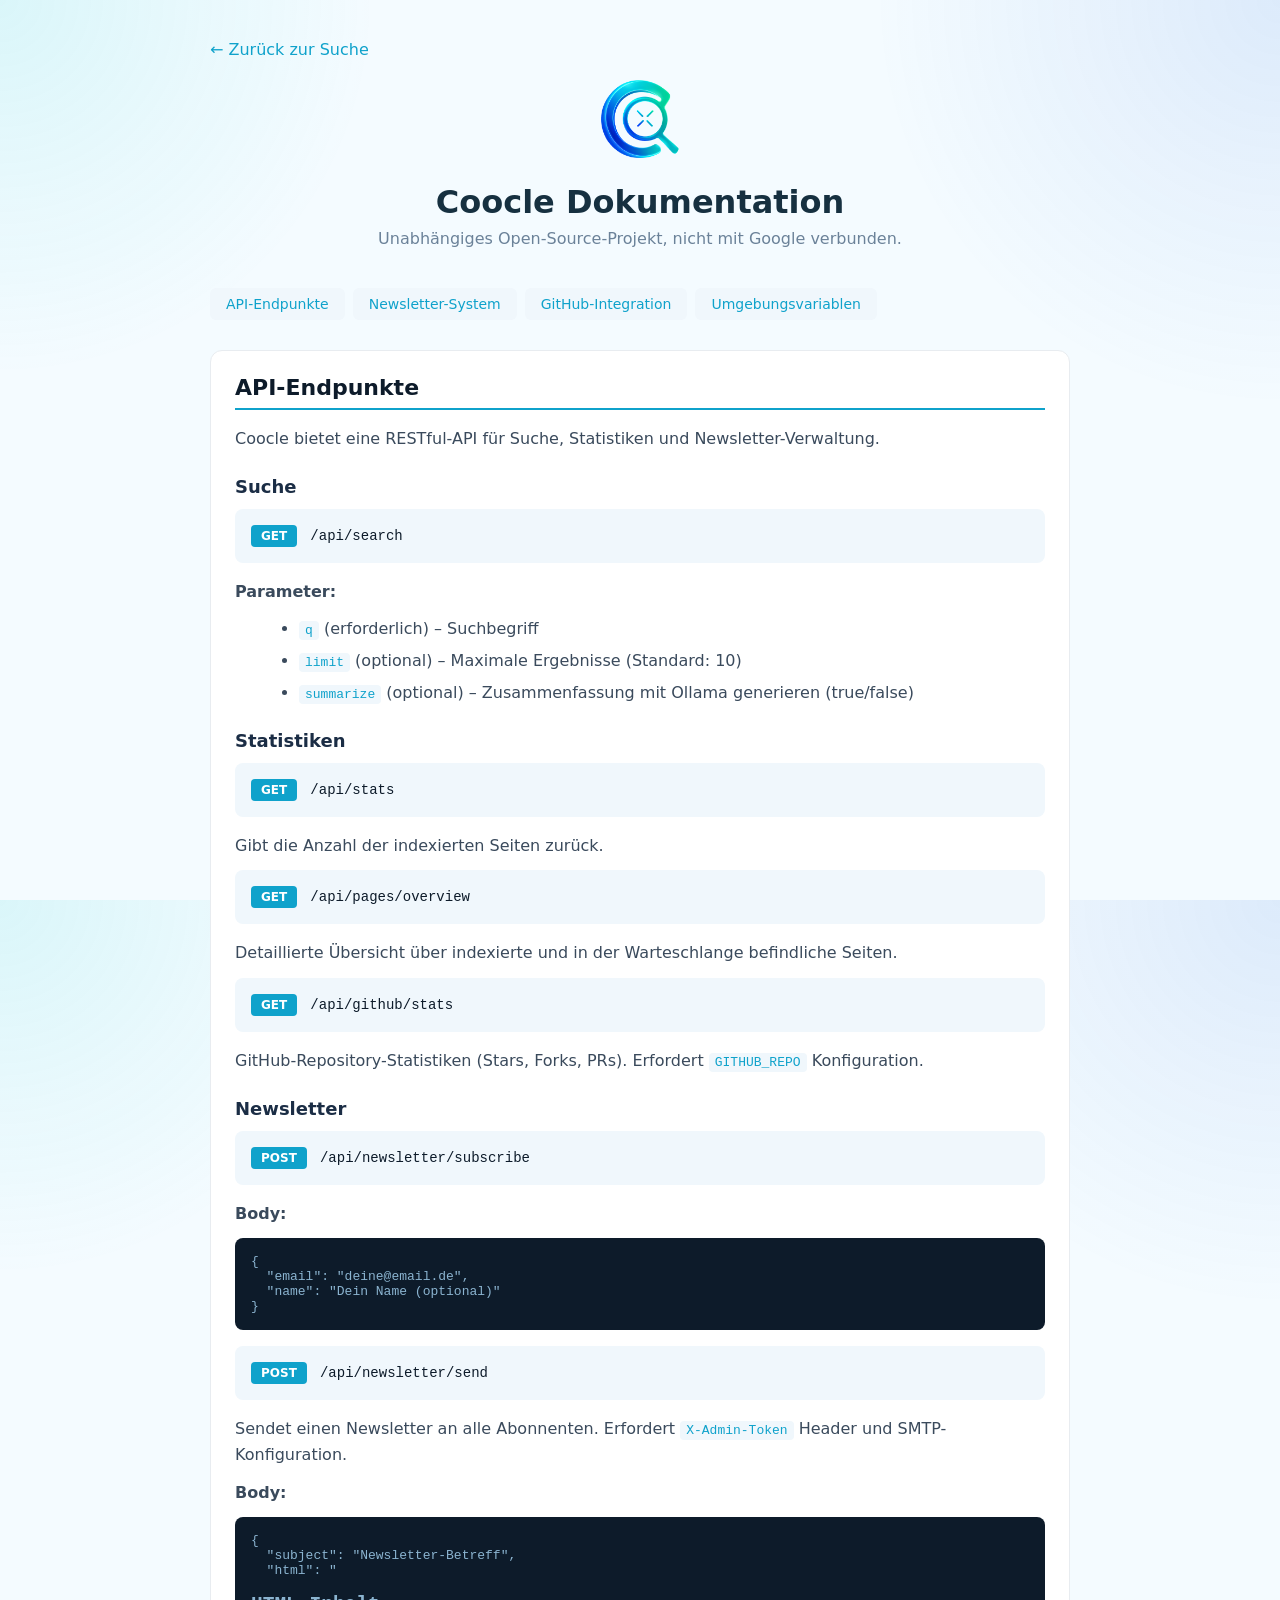
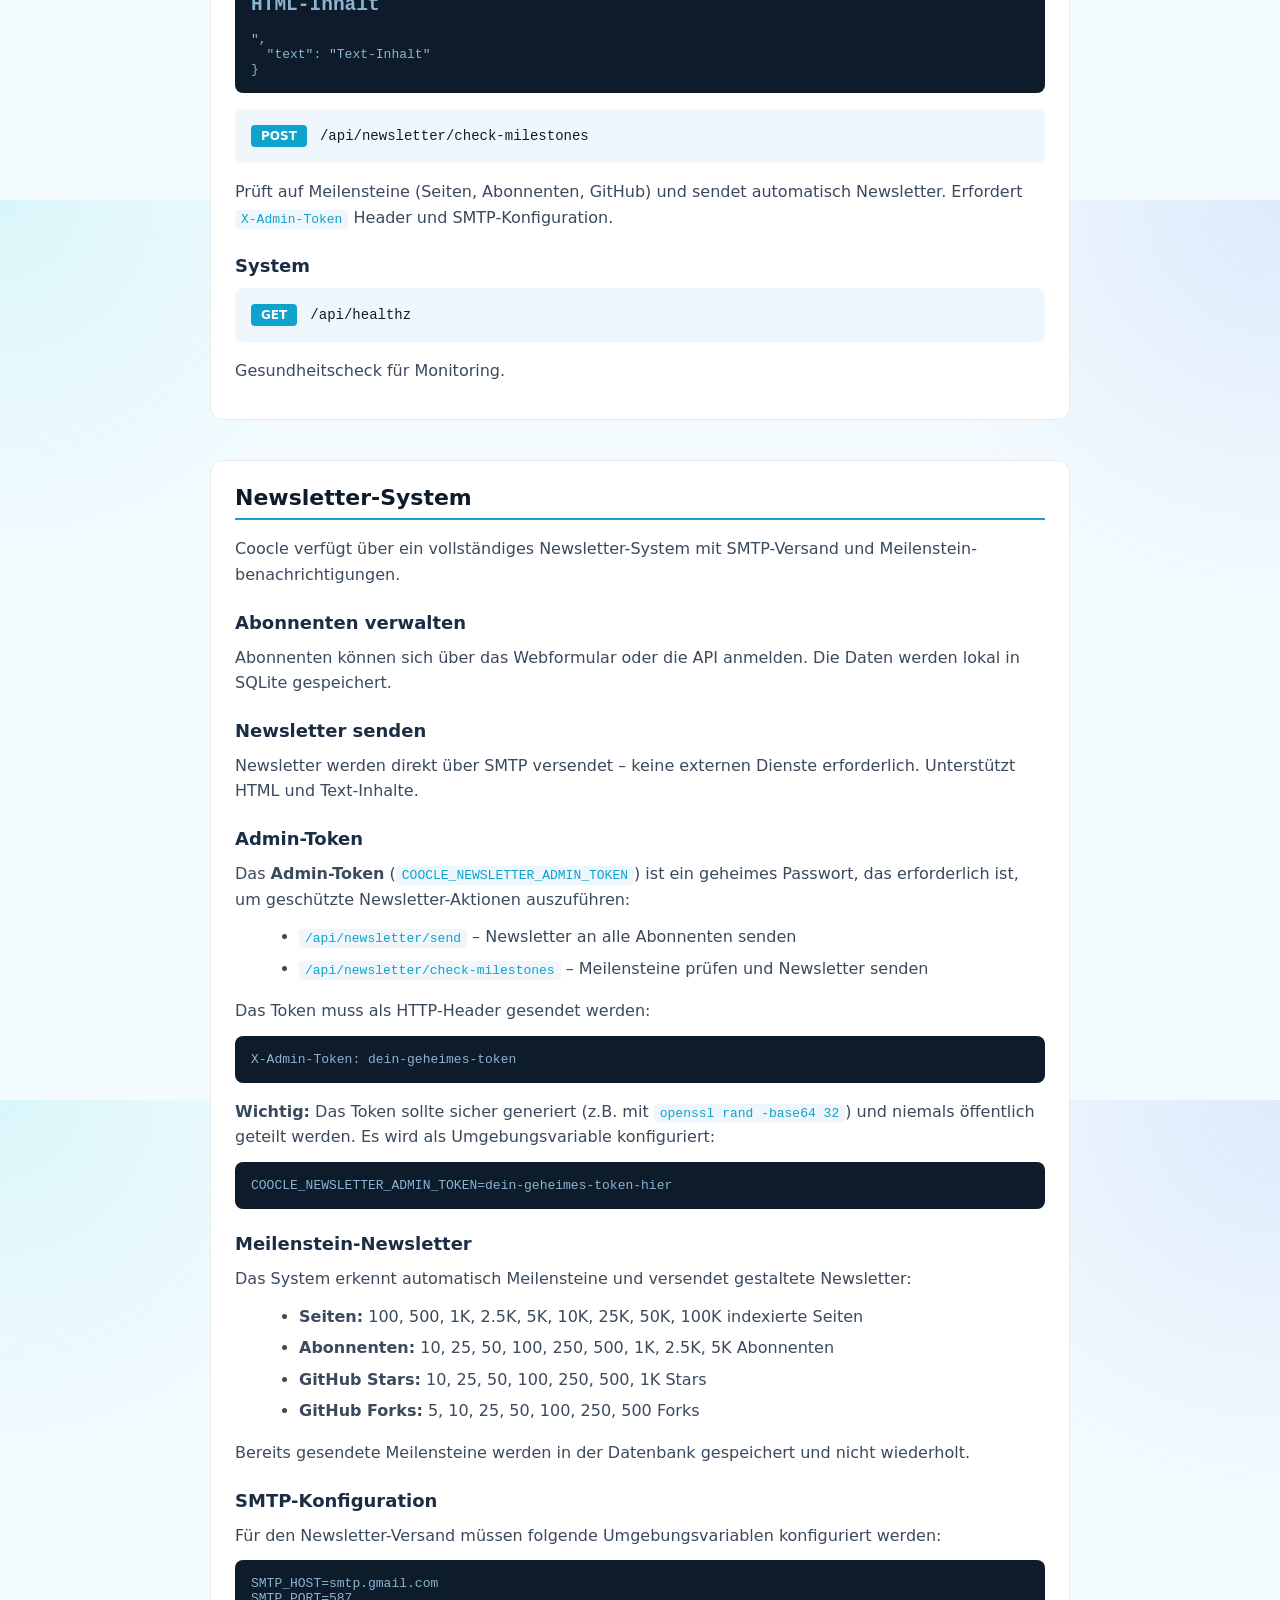
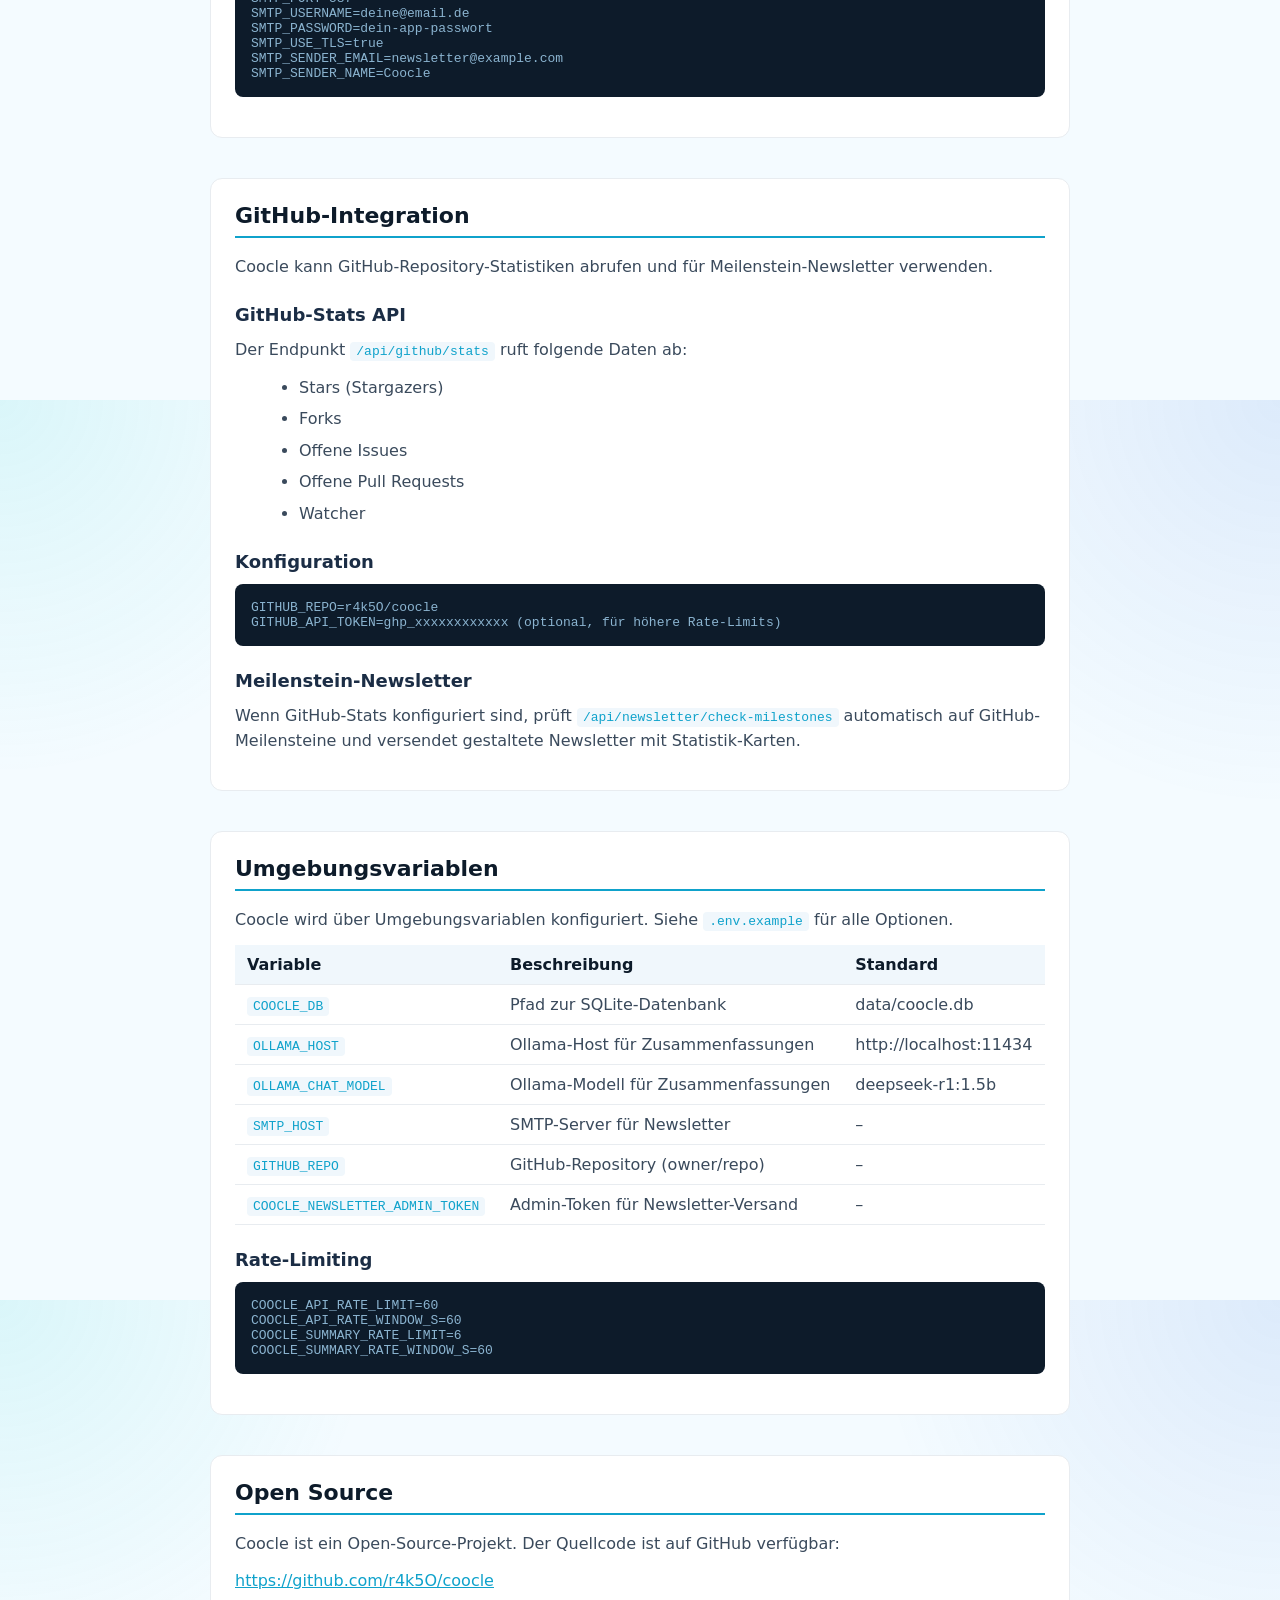
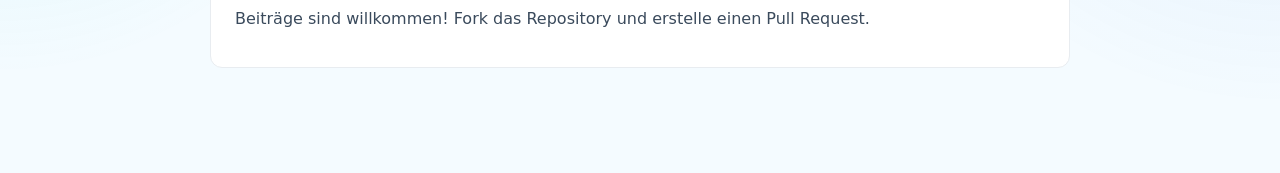
<file: docs.html>
<!doctype html>
<html lang="de">

<head>
  <meta charset="UTF-8" />
  <meta name="viewport" content="width=device-width, initial-scale=1" />
  <link rel="icon" type="image/png" href="coocle_logo.png" />
  <title>Dokumentation - Coocle</title>
  <meta name="color-scheme" content="light dark" />
  <link rel="stylesheet" href="./styles.css" />
  <style>
    .docsContainer {
      max-width: 900px;
      margin: 0 auto;
      padding: 40px 20px;
    }
    .docsHeader {
      text-align: center;
      margin-bottom: 40px;
    }
    .docsHeader img {
      width: 80px;
      height: 80px;
      border-radius: 16px;
      margin-bottom: 20px;
    }
    .docsHeader h1 {
      font-size: 32px;
      margin: 0 0 8px;
    }
    .docsHeader p {
      color: #6b8299;
      font-size: 16px;
      margin: 0;
    }
    .docsNav {
      display: flex;
      gap: 8px;
      margin-bottom: 30px;
      flex-wrap: wrap;
    }
    .docsNav a {
      padding: 8px 16px;
      background: #f0f7fc;
      color: #0fa2cb;
      text-decoration: none;
      border-radius: 6px;
      font-size: 14px;
      font-weight: 500;
      transition: background 0.2s;
    }
    .docsNav a:hover {
      background: #e0f0f8;
    }
    .docsSection {
      margin-bottom: 40px;
      padding: 24px;
      background: #ffffff;
      border-radius: 12px;
      border: 1px solid #e8ecf0;
    }
    .docsSection h2 {
      font-size: 22px;
      margin: 0 0 16px;
      color: #0d1b2a;
      border-bottom: 2px solid #0fa2cb;
      padding-bottom: 8px;
    }
    .docsSection h3 {
      font-size: 18px;
      margin: 24px 0 12px;
      color: #1b2d45;
    }
    .docsSection p {
      color: #3a4a5c;
      line-height: 1.6;
      margin: 0 0 12px;
    }
    .docsSection ul {
      color: #3a4a5c;
      line-height: 1.6;
      margin: 0 0 16px 24px;
    }
    .docsSection li {
      margin-bottom: 6px;
    }
    .docsSection code {
      background: #f0f7fc;
      padding: 2px 6px;
      border-radius: 4px;
      font-family: 'Courier New', monospace;
      font-size: 13px;
      color: #0fa2cb;
    }
    .docsSection pre {
      background: #0d1b2a;
      color: #8bb4d0;
      padding: 16px;
      border-radius: 8px;
      overflow-x: auto;
      margin: 0 0 16px;
    }
    .docsSection pre code {
      background: none;
      padding: 0;
      color: inherit;
    }
    .docsSection table {
      width: 100%;
      border-collapse: collapse;
      margin: 0 0 16px;
    }
    .docsSection th,
    .docsSection td {
      padding: 10px 12px;
      text-align: left;
      border-bottom: 1px solid #e8ecf0;
    }
    .docsSection th {
      background: #f0f7fc;
      font-weight: 600;
      color: #0d1b2a;
    }
    .docsSection td {
      color: #3a4a5c;
    }
    .endpointBlock {
      background: #f0f7fc;
      padding: 16px;
      border-radius: 8px;
      margin: 0 0 16px;
    }
    .endpointMethod {
      display: inline-block;
      padding: 4px 10px;
      background: #0fa2cb;
      color: #ffffff;
      border-radius: 4px;
      font-weight: 600;
      font-size: 12px;
      margin-right: 8px;
    }
    .endpointPath {
      font-family: 'Courier New', monospace;
      font-size: 14px;
      color: #0d1b2a;
    }
    .backLink {
      display: inline-block;
      margin-bottom: 20px;
      color: #0fa2cb;
      text-decoration: none;
      font-weight: 500;
    }
    .backLink:hover {
      text-decoration: underline;
    }
  </style>
</head>

<body>
  <div class="shell">
    <div class="docsContainer">
      <a href="./index.html" class="backLink">← Zurück zur Suche</a>

      <header class="docsHeader">
        <img src="coocle_logo.png" alt="Coocle Logo" />
        <h1>Coocle Dokumentation</h1>
        <p>Unabhängiges Open-Source-Projekt, nicht mit Google verbunden.</p>
      </header>

      <nav class="docsNav">
        <a href="#api">API-Endpunkte</a>
        <a href="#newsletter">Newsletter-System</a>
        <a href="#github">GitHub-Integration</a>
        <a href="#env">Umgebungsvariablen</a>
      </nav>

      <section id="api" class="docsSection">
        <h2>API-Endpunkte</h2>
        <p>Coocle bietet eine RESTful-API für Suche, Statistiken und Newsletter-Verwaltung.</p>

        <h3>Suche</h3>
        <div class="endpointBlock">
          <span class="endpointMethod">GET</span>
          <span class="endpointPath">/api/search</span>
        </div>
        <p><strong>Parameter:</strong></p>
        <ul>
          <li><code>q</code> (erforderlich) – Suchbegriff</li>
          <li><code>limit</code> (optional) – Maximale Ergebnisse (Standard: 10)</li>
          <li><code>summarize</code> (optional) – Zusammenfassung mit Ollama generieren (true/false)</li>
        </ul>

        <h3>Statistiken</h3>
        <div class="endpointBlock">
          <span class="endpointMethod">GET</span>
          <span class="endpointPath">/api/stats</span>
        </div>
        <p>Gibt die Anzahl der indexierten Seiten zurück.</p>

        <div class="endpointBlock">
          <span class="endpointMethod">GET</span>
          <span class="endpointPath">/api/pages/overview</span>
        </div>
        <p>Detaillierte Übersicht über indexierte und in der Warteschlange befindliche Seiten.</p>

        <div class="endpointBlock">
          <span class="endpointMethod">GET</span>
          <span class="endpointPath">/api/github/stats</span>
        </div>
        <p>GitHub-Repository-Statistiken (Stars, Forks, PRs). Erfordert <code>GITHUB_REPO</code> Konfiguration.</p>

        <h3>Newsletter</h3>
        <div class="endpointBlock">
          <span class="endpointMethod">POST</span>
          <span class="endpointPath">/api/newsletter/subscribe</span>
        </div>
        <p><strong>Body:</strong></p>
        <pre><code>{
  "email": "deine@email.de",
  "name": "Dein Name (optional)"
}</code></pre>

        <div class="endpointBlock">
          <span class="endpointMethod">POST</span>
          <span class="endpointPath">/api/newsletter/send</span>
        </div>
        <p>Sendet einen Newsletter an alle Abonnenten. Erfordert <code>X-Admin-Token</code> Header und SMTP-Konfiguration.</p>
        <p><strong>Body:</strong></p>
        <pre><code>{
  "subject": "Newsletter-Betreff",
  "html": "<h1>HTML-Inhalt</h1>",
  "text": "Text-Inhalt"
}</code></pre>

        <div class="endpointBlock">
          <span class="endpointMethod">POST</span>
          <span class="endpointPath">/api/newsletter/check-milestones</span>
        </div>
        <p>Prüft auf Meilensteine (Seiten, Abonnenten, GitHub) und sendet automatisch Newsletter. Erfordert <code>X-Admin-Token</code> Header und SMTP-Konfiguration.</p>

        <h3>System</h3>
        <div class="endpointBlock">
          <span class="endpointMethod">GET</span>
          <span class="endpointPath">/api/healthz</span>
        </div>
        <p>Gesundheitscheck für Monitoring.</p>
      </section>

      <section id="newsletter" class="docsSection">
        <h2>Newsletter-System</h2>
        <p>Coocle verfügt über ein vollständiges Newsletter-System mit SMTP-Versand und Meilenstein-benachrichtigungen.</p>

        <h3>Abonnenten verwalten</h3>
        <p>Abonnenten können sich über das Webformular oder die API anmelden. Die Daten werden lokal in SQLite gespeichert.</p>

        <h3>Newsletter senden</h3>
        <p>Newsletter werden direkt über SMTP versendet – keine externen Dienste erforderlich. Unterstützt HTML und Text-Inhalte.</p>

        <h3>Admin-Token</h3>
        <p>Das <strong>Admin-Token</strong> (<code>COOCLE_NEWSLETTER_ADMIN_TOKEN</code>) ist ein geheimes Passwort, das erforderlich ist, um geschützte Newsletter-Aktionen auszuführen:</p>
        <ul>
          <li><code>/api/newsletter/send</code> – Newsletter an alle Abonnenten senden</li>
          <li><code>/api/newsletter/check-milestones</code> – Meilensteine prüfen und Newsletter senden</li>
        </ul>
        <p>Das Token muss als HTTP-Header gesendet werden:</p>
        <pre><code>X-Admin-Token: dein-geheimes-token</code></pre>
        <p><strong>Wichtig:</strong> Das Token sollte sicher generiert (z.B. mit <code>openssl rand -base64 32</code>) und niemals öffentlich geteilt werden. Es wird als Umgebungsvariable konfiguriert:</p>
        <pre><code>COOCLE_NEWSLETTER_ADMIN_TOKEN=dein-geheimes-token-hier</code></pre>

        <h3>Meilenstein-Newsletter</h3>
        <p>Das System erkennt automatisch Meilensteine und versendet gestaltete Newsletter:</p>
        <ul>
          <li><strong>Seiten:</strong> 100, 500, 1K, 2.5K, 5K, 10K, 25K, 50K, 100K indexierte Seiten</li>
          <li><strong>Abonnenten:</strong> 10, 25, 50, 100, 250, 500, 1K, 2.5K, 5K Abonnenten</li>
          <li><strong>GitHub Stars:</strong> 10, 25, 50, 100, 250, 500, 1K Stars</li>
          <li><strong>GitHub Forks:</strong> 5, 10, 25, 50, 100, 250, 500 Forks</li>
        </ul>
        <p>Bereits gesendete Meilensteine werden in der Datenbank gespeichert und nicht wiederholt.</p>

        <h3>SMTP-Konfiguration</h3>
        <p>Für den Newsletter-Versand müssen folgende Umgebungsvariablen konfiguriert werden:</p>
        <pre><code>SMTP_HOST=smtp.gmail.com
SMTP_PORT=587
SMTP_USERNAME=deine@email.de
SMTP_PASSWORD=dein-app-passwort
SMTP_USE_TLS=true
SMTP_SENDER_EMAIL=newsletter@example.com
SMTP_SENDER_NAME=Coocle</code></pre>
      </section>

      <section id="github" class="docsSection">
        <h2>GitHub-Integration</h2>
        <p>Coocle kann GitHub-Repository-Statistiken abrufen und für Meilenstein-Newsletter verwenden.</p>

        <h3>GitHub-Stats API</h3>
        <p>Der Endpunkt <code>/api/github/stats</code> ruft folgende Daten ab:</p>
        <ul>
          <li>Stars (Stargazers)</li>
          <li>Forks</li>
          <li>Offene Issues</li>
          <li>Offene Pull Requests</li>
          <li>Watcher</li>
        </ul>

        <h3>Konfiguration</h3>
        <pre><code>GITHUB_REPO=r4k5O/coocle
GITHUB_API_TOKEN=ghp_xxxxxxxxxxxx (optional, für höhere Rate-Limits)</code></pre>

        <h3>Meilenstein-Newsletter</h3>
        <p>Wenn GitHub-Stats konfiguriert sind, prüft <code>/api/newsletter/check-milestones</code> automatisch auf GitHub-Meilensteine und versendet gestaltete Newsletter mit Statistik-Karten.</p>
      </section>

      <section id="env" class="docsSection">
        <h2>Umgebungsvariablen</h2>
        <p>Coocle wird über Umgebungsvariablen konfiguriert. Siehe <code>.env.example</code> für alle Optionen.</p>

        <table>
          <thead>
            <tr>
              <th>Variable</th>
              <th>Beschreibung</th>
              <th>Standard</th>
            </tr>
          </thead>
          <tbody>
            <tr>
              <td><code>COOCLE_DB</code></td>
              <td>Pfad zur SQLite-Datenbank</td>
              <td>data/coocle.db</td>
            </tr>
            <tr>
              <td><code>OLLAMA_HOST</code></td>
              <td>Ollama-Host für Zusammenfassungen</td>
              <td>http://localhost:11434</td>
            </tr>
            <tr>
              <td><code>OLLAMA_CHAT_MODEL</code></td>
              <td>Ollama-Modell für Zusammenfassungen</td>
              <td>deepseek-r1:1.5b</td>
            </tr>
            <tr>
              <td><code>SMTP_HOST</code></td>
              <td>SMTP-Server für Newsletter</td>
              <td>–</td>
            </tr>
            <tr>
              <td><code>GITHUB_REPO</code></td>
              <td>GitHub-Repository (owner/repo)</td>
              <td>–</td>
            </tr>
            <tr>
              <td><code>COOCLE_NEWSLETTER_ADMIN_TOKEN</code></td>
              <td>Admin-Token für Newsletter-Versand</td>
              <td>–</td>
            </tr>
          </tbody>
        </table>

        <h3>Rate-Limiting</h3>
        <pre><code>COOCLE_API_RATE_LIMIT=60
COOCLE_API_RATE_WINDOW_S=60
COOCLE_SUMMARY_RATE_LIMIT=6
COOCLE_SUMMARY_RATE_WINDOW_S=60</code></pre>
      </section>

      <section class="docsSection">
        <h2>Open Source</h2>
        <p>Coocle ist ein Open-Source-Projekt. Der Quellcode ist auf GitHub verfügbar:</p>
        <p><a href="https://github.com/r4k5O/coocle" style="color: #0fa2cb;">https://github.com/r4k5O/coocle</a></p>
        <p>Beiträge sind willkommen! Fork das Repository und erstelle einen Pull Request.</p>
      </section>
    </div>
  </div>
</body>
</html>
</file>
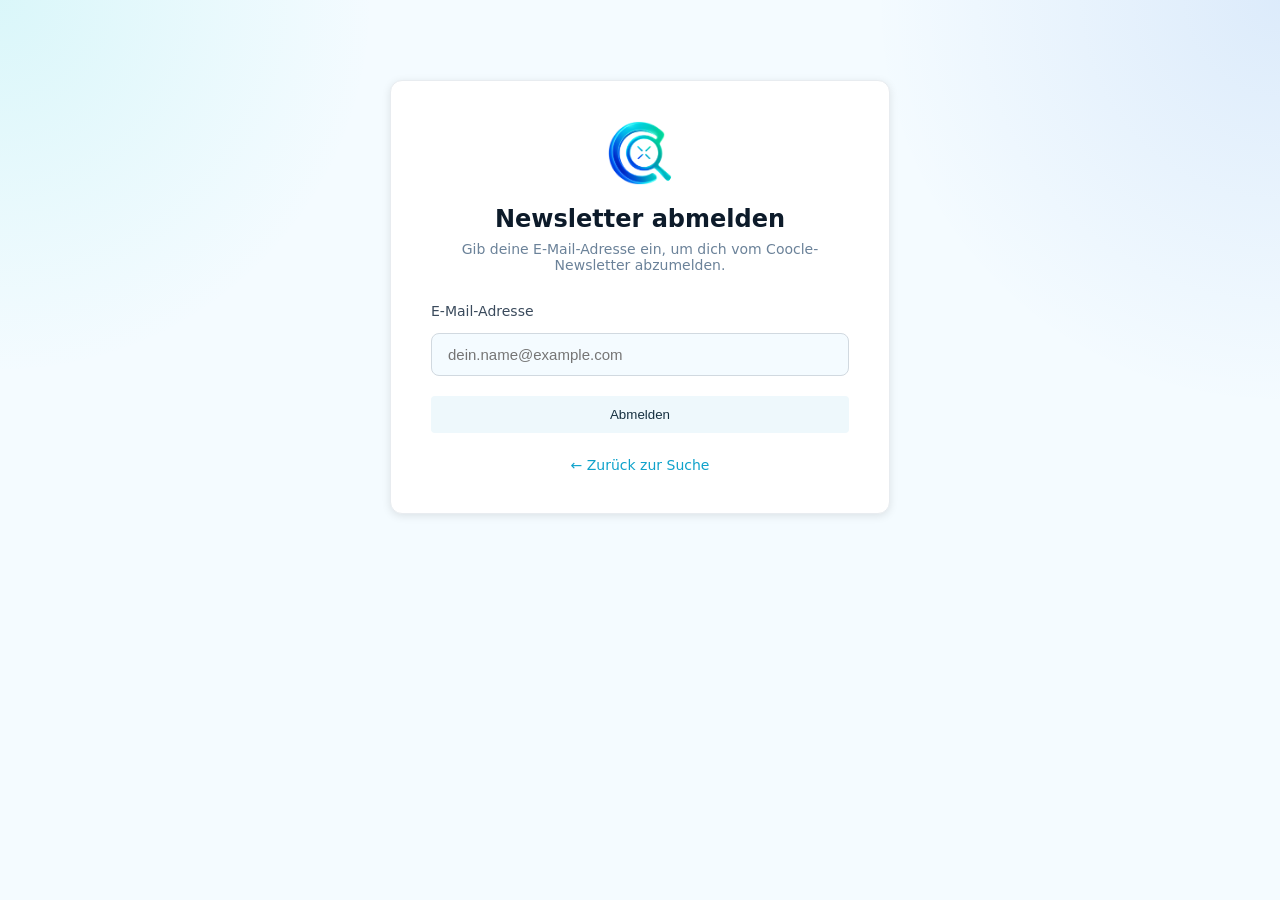
<file: unsubscribe.html>
<!doctype html>
<html lang="de">

<head>
  <meta charset="UTF-8" />
  <meta name="viewport" content="width=device-width, initial-scale=1" />
  <link rel="icon" type="image/png" href="coocle_logo.png" />
  <title>Newsletter abmelden - Coocle</title>
  <meta name="color-scheme" content="light dark" />
  <link rel="stylesheet" href="./styles.css" />
  <style>
    .unsubscribeContainer {
      max-width: 500px;
      margin: 80px auto;
      padding: 40px;
      background: #ffffff;
      border-radius: 12px;
      border: 1px solid #e8ecf0;
      box-shadow: 0 2px 8px rgba(0,0,0,0.1);
    }
    .unsubscribeHeader {
      text-align: center;
      margin-bottom: 30px;
    }
    .unsubscribeHeader img {
      width: 64px;
      height: 64px;
      border-radius: 12px;
      margin-bottom: 16px;
    }
    .unsubscribeHeader h1 {
      font-size: 24px;
      margin: 0 0 8px;
      color: #0d1b2a;
    }
    .unsubscribeHeader p {
      color: #6b8299;
      font-size: 14px;
      margin: 0;
    }
    .formGroup {
      margin-bottom: 20px;
    }
    .formGroup label {
      display: block;
      margin-bottom: 8px;
      color: #3a4a5c;
      font-weight: 500;
      font-size: 14px;
    }
    .formGroup input {
      width: 100%;
      padding: 12px 16px;
      border: 1px solid #d1d9e0;
      border-radius: 8px;
      font-size: 15px;
      box-sizing: border-box;
      transition: border-color 0.2s;
    }
    .formGroup input:focus {
      outline: none;
      border-color: #0fa2cb;
    }
    .statusMessage {
      margin-top: 16px;
      padding: 12px 16px;
      border-radius: 8px;
      font-size: 14px;
      text-align: center;
    }
    .statusMessage.is-ok {
      background: #e6f7f0;
      color: #0c7a3b;
    }
    .statusMessage.is-error {
      background: #fef2f2;
      color: #b91c1c;
    }
    .backLink {
      display: block;
      text-align: center;
      margin-top: 24px;
      color: #0fa2cb;
      text-decoration: none;
      font-size: 14px;
    }
    .backLink:hover {
      text-decoration: underline;
    }
  </style>
</head>

<body>
  <div class="shell">
    <div class="unsubscribeContainer">
      <div class="unsubscribeHeader">
        <img src="coocle_logo.png" alt="Coocle Logo" />
        <h1>Newsletter abmelden</h1>
        <p>Gib deine E-Mail-Adresse ein, um dich vom Coocle-Newsletter abzumelden.</p>
      </div>

      <form id="unsubscribeForm" autocomplete="on">
        <div class="formGroup">
          <label for="email">E-Mail-Adresse</label>
          <input
            id="email"
            name="email"
            type="email"
            placeholder="dein.name@example.com"
            required
            autocomplete="email"
          />
        </div>
        <button type="submit" class="actionBtn" style="width: 100%;">Abmelden</button>
      </form>

      <div id="status" class="statusMessage" aria-live="polite" hidden></div>

      <a href="./index.html" class="backLink">← Zurück zur Suche</a>
    </div>
  </div>

  <script>
    const API_BASE = "";
    const form = document.getElementById("unsubscribeForm");
    const statusEl = document.getElementById("status");

    function setStatus(text, kind) {
      if (!statusEl) return;
      statusEl.textContent = text || "";
      statusEl.classList.remove("is-ok", "is-error");
      statusEl.hidden = false;
      if (kind === "ok") statusEl.classList.add("is-ok");
      else if (kind === "error") statusEl.classList.add("is-error");
    }

    form?.addEventListener("submit", async (e) => {
      e.preventDefault();
      const email = String(document.getElementById("email")?.value || "").trim();
      if (!email) {
        setStatus("Bitte trage eine E-Mail-Adresse ein.", "error");
        return;
      }

      const submitBtn = form.querySelector("button");
      if (submitBtn) submitBtn.disabled = true;
      setStatus("Abmeldung wird verarbeitet...");

      try {
        const res = await fetch(`${API_BASE}/api/newsletter/unsubscribe`, {
          method: "POST",
          headers: {
            Accept: "application/json",
            "Content-Type": "application/json",
          },
          body: JSON.stringify({ email }),
        });
        const payload = await res.json().catch(() => ({}));
        if (!res.ok) {
          throw new Error(payload?.detail || `HTTP ${res.status}`);
        }

        setStatus(payload?.message || "Du hast dich erfolgreich abgemeldet.", "ok");
        if (document.getElementById("email")) document.getElementById("email").value = "";
      } catch (err) {
        setStatus(`Abmeldung fehlgeschlagen: ${String(err?.message || err)}`, "error");
      } finally {
        if (submitBtn) submitBtn.disabled = false;
      }
    });
  </script>
</body>

</html>
</file>
<file: styles.css>
:root {
  --bg: #f4fbff;
  --text: #163040;
  --muted: #5e7484;
  --border: #d8e8f1;
  --border-2: #bdd8e6;
  --shadow: 0 1px 8px rgba(14, 76, 120, 0.18);
  --shadow-soft: 0 1px 4px rgba(14, 76, 120, 0.1);
  --link: #0c5fd7;
  --visited: #5a41a4;
  --danger: #c33a32;
  --ok: #18755a;
  --max: 920px;
  --mono: ui-monospace, SFMono-Regular, Menlo, Monaco, Consolas, "Liberation Mono",
    "Courier New", monospace;
  --sans: ui-sans-serif, system-ui, -apple-system, Segoe UI, Roboto, Ubuntu, Cantarell,
    Noto Sans, Helvetica, Arial, "Apple Color Emoji", "Segoe UI Emoji";
}

@media (prefers-color-scheme: dark) {
  :root {
    --bg: #081722;
    --text: #e6f8ff;
    --muted: #8ca9ba;
    --border: #173546;
    --border-2: #23536b;
    --shadow: 0 1px 8px rgba(0, 0, 0, 0.42);
    --shadow-soft: 0 1px 4px rgba(0, 0, 0, 0.26);
    --link: #69b7ff;
    --visited: #b59cff;
  }
}

* {
  box-sizing: border-box;
}

html,
body {
  height: 100%;
}

body {
  margin: 0;
  font-family: var(--sans);
  color: var(--text);
  background:
    radial-gradient(circle at top left, rgba(30, 214, 211, 0.12), transparent 24%),
    radial-gradient(circle at top right, rgba(12, 95, 215, 0.1), transparent 26%),
    var(--bg);
}

.shell {
  min-height: 100%;
  display: flex;
  flex-direction: column;
}

.topbar {
  position: sticky;
  top: 0;
  z-index: 10;
  background: rgba(244, 251, 255, 0.92);
  border-bottom: 1px solid var(--border);
  padding: 10px 16px;
  display: flex;
  align-items: center;
  flex-wrap: wrap;
  gap: 14px;
  backdrop-filter: blur(10px);
  opacity: 0;
  transform: translateY(-18px);
  pointer-events: none;
  transition:
    opacity 0.36s cubic-bezier(0.22, 1, 0.36, 1),
    transform 0.48s cubic-bezier(0.22, 1, 0.36, 1);
}

@media (prefers-color-scheme: dark) {
  .topbar {
    background: rgba(8, 23, 34, 0.92);
  }
}

.topbarBrand {
  text-decoration: none;
  display: inline-flex;
  align-items: center;
  gap: 10px;
  color: var(--text);
}

.topbarLogo {
  width: 32px;
  height: 32px;
  border-radius: 10px;
  box-shadow: var(--shadow-soft);
}

.topbarTitle {
  font-weight: 700;
  letter-spacing: -0.02em;
}

.topbarSearch {
  flex: 1;
  display: flex;
  align-items: center;
  gap: 8px;
  max-width: 760px;
  min-width: 0;
}

body.is-results-mode .topbar {
  opacity: 1;
  transform: translateY(0);
  pointer-events: auto;
}

.main {
  flex: 1;
  width: min(var(--max), calc(100% - 32px));
  margin: 0 auto;
}

.home {
  min-height: calc(100vh - 112px);
  display: grid;
  place-items: center;
  padding: 24px 0 8px;
}

.hero {
  width: min(640px, 100%);
  padding: 8px 0 24px;
}

.hero,
.homeSearch,
.heroLogoWrap,
.heroWordmark,
.brandNote,
.actions,
.topics,
.metaRow,
.results {
  transition:
    transform 0.56s cubic-bezier(0.22, 1, 0.36, 1),
    opacity 0.38s ease,
    filter 0.38s ease;
  will-change: transform, opacity;
}

.heroLogoWrap {
  display: flex;
  justify-content: center;
  margin-bottom: 16px;
}

.heroLogo {
  width: 112px;
  height: 112px;
  border-radius: 28px;
  box-shadow: 0 18px 34px rgba(14, 76, 120, 0.16);
}

.heroWordmark {
  font-weight: 800;
  letter-spacing: -1.4px;
  user-select: none;
  line-height: 1;
  white-space: nowrap;
  font-size: 76px;
  text-align: center;
  margin: 0 0 18px;
  color: #1187cb;
}

.brandNote {
  margin: 0 auto 24px;
  max-width: 520px;
  text-align: center;
  color: var(--muted);
  font-size: 13px;
}

.searchBox {
  position: relative;
  display: flex;
  align-items: center;
  gap: 10px;
  border: 1px solid var(--border);
  border-radius: 999px;
  padding: 10px 14px;
  background: rgba(255, 255, 255, 0.86);
  box-shadow: var(--shadow-soft);
  min-width: 0;
}

@media (prefers-color-scheme: dark) {
  .searchBox {
    background: rgba(17, 35, 49, 0.92);
  }
}

.searchBox:focus-within {
  box-shadow: 0 0 0 4px rgba(30, 214, 211, 0.12), var(--shadow);
  border-color: var(--border-2);
}

.searchIcon {
  color: #0fa2cb;
  font-size: 18px;
  padding-left: 2px;
}

.queryInput {
  width: 100%;
  min-width: 0;
  border: 0;
  background: transparent;
  color: var(--text);
  outline: none;
  font-size: 16px;
}

.actions {
  display: flex;
  justify-content: center;
  gap: 12px;
  margin-top: 18px;
}

.topics {
  margin-top: 32px;
  display: flex;
  flex-direction: column;
  align-items: center;
  gap: 12px;
}

.topicsLabel {
  font-size: 13px;
  color: var(--muted);
}

.topicChips {
  display: flex;
  flex-wrap: wrap;
  justify-content: center;
  gap: 8px;
}

.newsletterCard {
  margin-top: 34px;
  padding: 20px;
  border: 1px solid var(--border);
  border-radius: 24px;
  background:
    linear-gradient(145deg, rgba(255, 255, 255, 0.92), rgba(232, 248, 255, 0.82));
  box-shadow: 0 20px 40px rgba(14, 76, 120, 0.12);
}

@media (prefers-color-scheme: dark) {
  .newsletterCard {
    background:
      linear-gradient(145deg, rgba(16, 32, 44, 0.96), rgba(11, 24, 35, 0.92));
  }
}

.newsletterEyebrow {
  font-size: 12px;
  font-weight: 700;
  letter-spacing: 0.12em;
  text-transform: uppercase;
  color: #0fa2cb;
}

.newsletterTitle {
  margin: 8px 0 8px;
  font-size: 28px;
  line-height: 1.1;
  letter-spacing: -0.03em;
}

.newsletterIntro,
.newsletterFineprint {
  margin: 0;
  color: var(--muted);
}

.newsletterIntro {
  font-size: 14px;
}

.newsletterForm {
  display: grid;
  grid-template-columns: 1fr 1.2fr auto;
  gap: 10px;
  margin-top: 16px;
}

.newsletterInput {
  width: 100%;
  min-width: 0;
  border: 1px solid var(--border);
  border-radius: 16px;
  padding: 12px 14px;
  background: rgba(255, 255, 255, 0.78);
  color: var(--text);
  outline: none;
  font-size: 15px;
}

@media (prefers-color-scheme: dark) {
  .newsletterInput {
    background: rgba(17, 35, 49, 0.92);
  }
}

.newsletterInput:focus {
  border-color: var(--border-2);
  box-shadow: 0 0 0 4px rgba(30, 214, 211, 0.12);
}

.newsletterStatus {
  min-height: 20px;
  margin-top: 10px;
  font-size: 13px;
  color: var(--muted);
}

.newsletterStatus.is-ok {
  color: var(--ok);
}

.newsletterStatus.is-error {
  color: var(--danger);
}

.newsletterFineprint {
  margin-top: 8px;
  font-size: 12px;
}

.topicChip {
  padding: 6px 14px;
  border-radius: 999px;
  border: 1px solid var(--border);
  background: rgba(255, 255, 255, 0.82);
  color: var(--text);
  font-size: 14px;
  cursor: pointer;
  transition: all 0.2s;
  box-shadow: var(--shadow-soft);
}

@media (prefers-color-scheme: dark) {
  .topicChip {
    background: rgba(17, 35, 49, 0.92);
  }
}

.topicChip:hover {
  border-color: var(--border-2);
  box-shadow: var(--shadow);
  transform: translateY(-1px);
}

.topicChip:active {
  transform: translateY(0);
}

.actionBtn {
  padding: 10px 14px;
  border-radius: 4px;
  border: 1px solid transparent;
  background: #eef8fc;
  color: var(--text);
  font-weight: 500;
  cursor: pointer;
}

@media (prefers-color-scheme: dark) {
  .actionBtn {
    background: #143245;
    color: var(--text);
  }
}

.actionBtn:hover {
  border-color: var(--border);
  box-shadow: var(--shadow-soft);
}

.actionBtn.secondary {
  background: transparent;
  border-color: transparent;
}

.actionBtn.secondary:hover {
  border-color: var(--border);
}

.iconBtn {
  border: 1px solid transparent;
  background: transparent;
  color: var(--muted);
  font-size: 22px;
  line-height: 1;
  width: 36px;
  height: 36px;
  border-radius: 999px;
  cursor: pointer;
}

.iconBtn:hover {
  background: rgba(16, 135, 203, 0.1);
}

.iconBtn:disabled {
  opacity: 0.55;
  cursor: not-allowed;
}

.settingsBtnFixed {
  position: fixed;
  top: 20px;
  right: 20px;
  z-index: 1000;
  border: 1px solid transparent;
  background: rgba(255, 255, 255, 0.9);
  color: var(--muted);
  font-size: 22px;
  line-height: 1;
  width: 44px;
  height: 44px;
  border-radius: 999px;
  cursor: pointer;
  box-shadow: 0 2px 8px rgba(0, 0, 0, 0.1);
  backdrop-filter: blur(10px);
}

.settingsBtnFixed:hover {
  background: rgba(16, 135, 203, 0.1);
  box-shadow: 0 4px 12px rgba(0, 0, 0, 0.15);
}

.metaRow {
  display: flex;
  align-items: baseline;
  justify-content: space-between;
  gap: 12px;
  margin-top: 16px;
  padding: 0 8px;
}

.hint {
  font-size: 13px;
  color: var(--muted);
}

.status {
  font-size: 13px;
  color: var(--muted);
  font-family: var(--mono);
  text-align: right;
  min-height: 18px;
}

.results {
  padding: 14px 0 36px;
  opacity: 0;
  transform: translateY(42px);
  scroll-margin-top: 88px;
}

body.is-results-mode .results {
  opacity: 1;
  transform: translateY(0);
}

body.is-results-transition .hero {
  transform: translateY(-60px);
}

body.is-results-transition .homeSearch {
  transform: translateY(-108px) scale(0.985);
}

body.is-results-transition .heroLogoWrap,
body.is-results-transition .heroWordmark,
body.is-results-transition .brandNote,
body.is-results-transition .actions,
body.is-results-transition .topics,
body.is-results-transition .metaRow {
  opacity: 0;
  transform: translateY(-28px);
  filter: blur(6px);
}

body.is-results-transition .homeSearch .searchBox {
  box-shadow: 0 16px 36px rgba(14, 76, 120, 0.18);
}

.resultsMeta {
  display: flex;
  align-items: center;
  flex-wrap: wrap;
  gap: 10px;
  color: var(--muted);
  font-size: 13px;
  padding: 10px 6px 14px;
}

.resultsMeta code {
  font-family: var(--mono);
  overflow-wrap: anywhere;
}

.liveToggle {
  display: inline-flex;
  align-items: center;
  gap: 6px;
  user-select: none;
}

.liveToggle input {
  width: 14px;
  height: 14px;
}

.dot {
  opacity: 0.7;
}

.emptyState {
  padding: 12px 6px 18px;
}

.emptyTitle {
  font-weight: 600;
}

.emptyText {
  margin-top: 6px;
  color: var(--muted);
}

.resultsList {
  list-style: none;
  padding: 0 6px;
  margin: 0;
  display: grid;
  gap: 18px;
}

.result {
  padding: 0;
}

.resultTopRow {
  font-size: 13px;
  color: var(--muted);
  margin-bottom: 4px;
  overflow: hidden;
  text-overflow: ellipsis;
  white-space: nowrap;
  display: flex;
  align-items: center;
  gap: 8px;
}

.resultLang {
  font-size: 11px;
  font-weight: 600;
  padding: 1px 6px;
  background: rgba(16, 135, 203, 0.1);
  border-radius: 4px;
  color: var(--muted);
  text-transform: uppercase;
  letter-spacing: 0.5px;
}

@media (prefers-color-scheme: dark) {
  .resultLang {
    background: rgba(105, 183, 255, 0.14);
  }
}

.resultTitle {
  font-size: 18px;
  font-weight: 400;
  color: var(--link);
  text-decoration: none;
  display: inline-block;
}

.resultTitle:visited {
  color: var(--visited);
}

.resultTitle:focus,
.resultTitle:hover {
  text-decoration: underline;
}

.resultSnippet {
  margin-top: 6px;
  color: var(--text);
  line-height: 1.55;
  font-size: 14px;
}

mark {
  background: rgba(30, 214, 211, 0.24);
  color: inherit;
  padding: 0 2px;
  border-radius: 3px;
}

kbd {
  font-family: var(--mono);
  font-size: 12px;
  padding: 1px 6px;
  border-radius: 6px;
  border: 1px solid var(--border);
  background: transparent;
}

.footer {
  border-top: 1px solid var(--border);
  padding: 14px 16px;
  color: var(--muted);
  font-size: 12px;
  text-align: center;
}

.footer a {
  color: var(--link);
  text-decoration: none;
}

.footer a:hover,
.footer a:focus {
  text-decoration: underline;
}

.srOnly {
  position: absolute;
  width: 1px;
  height: 1px;
  padding: 0;
  margin: -1px;
  overflow: hidden;
  clip: rect(0, 0, 0, 0);
  border: 0;
}

.summarizeBtn {
  background: transparent;
  border: 1px solid var(--border);
  border-radius: 4px;
  padding: 4px 10px;
  font-size: 13px;
  color: var(--muted);
  cursor: pointer;
  display: inline-flex;
  align-items: center;
  gap: 6px;
  transition: all 0.2s;
}

.summarizeBtn:hover {
  background: var(--shadow-soft);
  border-color: var(--border-2);
  color: var(--text);
}

.summarizeBtn:disabled {
  opacity: 0.5;
  cursor: not-allowed;
}

.summaryCard {
  background: rgba(255, 255, 255, 0.82);
  border: 1px solid var(--border);
  border-radius: 8px;
  padding: 16px;
  margin: 12px 6px 24px;
  box-shadow: var(--shadow-soft);
}

@media (prefers-color-scheme: dark) {
  .summaryCard {
    background: rgba(17, 35, 49, 0.9);
  }
}

.summaryTitle {
  font-weight: 600;
  margin-bottom: 8px;
  color: var(--muted);
  font-size: 14px;
  display: flex;
  align-items: center;
  gap: 8px;
}

.summaryText {
  line-height: 1.6;
  font-size: 15px;
}

.summaryText p {
  margin: 0 0 12px;
}

.summaryText p:last-child {
  margin-bottom: 0;
}

.summaryText ul,
.summaryText ol {
  margin: 0 0 12px 20px;
  padding: 0;
}

.summaryText li + li {
  margin-top: 6px;
}

.summaryText a {
  color: var(--link);
}

.summaryText strong {
  font-weight: 700;
}

.summaryText code {
  font-family: var(--mono);
  font-size: 0.95em;
  padding: 1px 5px;
  border-radius: 4px;
  background: rgba(16, 135, 203, 0.1);
}

.summaryHeading {
  font-weight: 700;
  color: var(--text);
}

.summaryLoading {
  display: inline-block;
  width: 12px;
  height: 12px;
  border: 2px solid var(--muted);
  border-top-color: transparent;
  border-radius: 50%;
  animation: spin 0.8s linear infinite;
}

@keyframes spin {
  to { transform: rotate(360deg); }
}

@media (prefers-reduced-motion: reduce) {
  .topbar,
  .hero,
  .homeSearch,
  .heroLogoWrap,
  .heroWordmark,
  .brandNote,
  .actions,
  .topics,
  .metaRow,
  .results {
    transition: none;
  }
}

@media (max-width: 560px) {
  .main {
    width: min(var(--max), calc(100% - 20px));
  }

  .topbar {
    gap: 10px;
    padding: 10px 12px;
  }

  .topbarBrand {
    order: 1;
  }

  .topbar > .iconBtn {
    order: 2;
    margin-left: auto;
  }

  .topbarSearch {
    order: 3;
    flex: 1 1 100%;
    width: 100%;
  }

  .heroLogo {
    width: 92px;
    height: 92px;
  }

  .heroWordmark {
    font-size: 62px;
    margin: 0 0 14px;
  }

  .hero {
    width: 100%;
  }

  .actions {
    flex-direction: column;
    gap: 10px;
  }

  .newsletterForm {
    grid-template-columns: 1fr;
  }

  .actionBtn {
    width: 100%;
  }

  .topics {
    align-items: stretch;
  }

  .topicChips {
    justify-content: flex-start;
  }

  .metaRow {
    flex-direction: column;
    align-items: flex-start;
  }

  .status {
    text-align: left;
  }

  .resultsMeta {
    align-items: flex-start;
    gap: 8px;
  }

  .dot {
    display: none;
  }

  .topbarSearch {
    max-width: none;
  }

  .modalContent {
    width: min(100%, calc(100% - 16px));
  }

  .modalHeader,
  .modalBody,
  .modalFooter {
    padding-left: 16px;
    padding-right: 16px;
  }
}

.modal {
  position: fixed;
  top: 0;
  left: 0;
  width: 100%;
  height: 100%;
  background: rgba(4, 20, 32, 0.5);
  display: flex;
  justify-content: center;
  align-items: center;
  z-index: 100;
  backdrop-filter: blur(2px);
}

.modal[hidden] {
  display: none !important;
}

.modalContent {
  background: var(--bg);
  border-radius: 12px;
  width: min(500px, 90%);
  max-height: 90vh;
  box-shadow: 0 10px 40px rgba(0, 0, 0, 0.3);
  display: flex;
  flex-direction: column;
}

.modalHeader {
  padding: 16px 20px;
  border-bottom: 1px solid var(--border);
  display: flex;
  justify-content: space-between;
  align-items: center;
}

.modalHeader h2 {
  margin: 0;
  font-size: 18px;
}

.modalBody {
  padding: 20px;
  overflow-y: auto;
}

.modalFooter {
  padding: 16px 20px;
  border-top: 1px solid var(--border);
  display: flex;
  justify-content: flex-end;
}

.closeBtn {
  background: transparent;
  border: none;
  font-size: 24px;
  color: var(--muted);
  cursor: pointer;
}

.settingsSection {
  margin-bottom: 24px;
}

.settingsSection h3 {
  margin: 0 0 12px 0;
  font-size: 14px;
  text-transform: uppercase;
  color: var(--muted);
  letter-spacing: 0.5px;
}

.creditStatus {
  background: rgba(16, 135, 203, 0.06);
  padding: 12px;
  border-radius: 8px;
  font-size: 14px;
  font-weight: 500;
  margin-bottom: 20px;
  text-align: center;
}

.settingItem {
  margin-bottom: 16px;
}

.switchLabel {
  display: flex;
  align-items: center;
  gap: 12px;
  cursor: pointer;
  font-size: 15px;
}

.formGroup {
  margin-top: 16px;
  display: flex;
  flex-direction: column;
  gap: 6px;
}

.formGroup label {
  font-size: 13px;
  font-weight: 600;
  color: var(--muted);
}

.formGroup input {
  padding: 10px 12px;
  border: 1px solid var(--border);
  border-radius: 6px;
  background: var(--bg);
  color: var(--text);
  font-size: 14px;
  outline: none;
}

.formGroup input:focus {
  border-color: var(--link);
}

.summaryCard.error {
  border-color: var(--danger);
  background: rgba(195, 58, 50, 0.04);
}

.summaryCard.error .summaryTitle {
  color: var(--danger);
}
</file>
